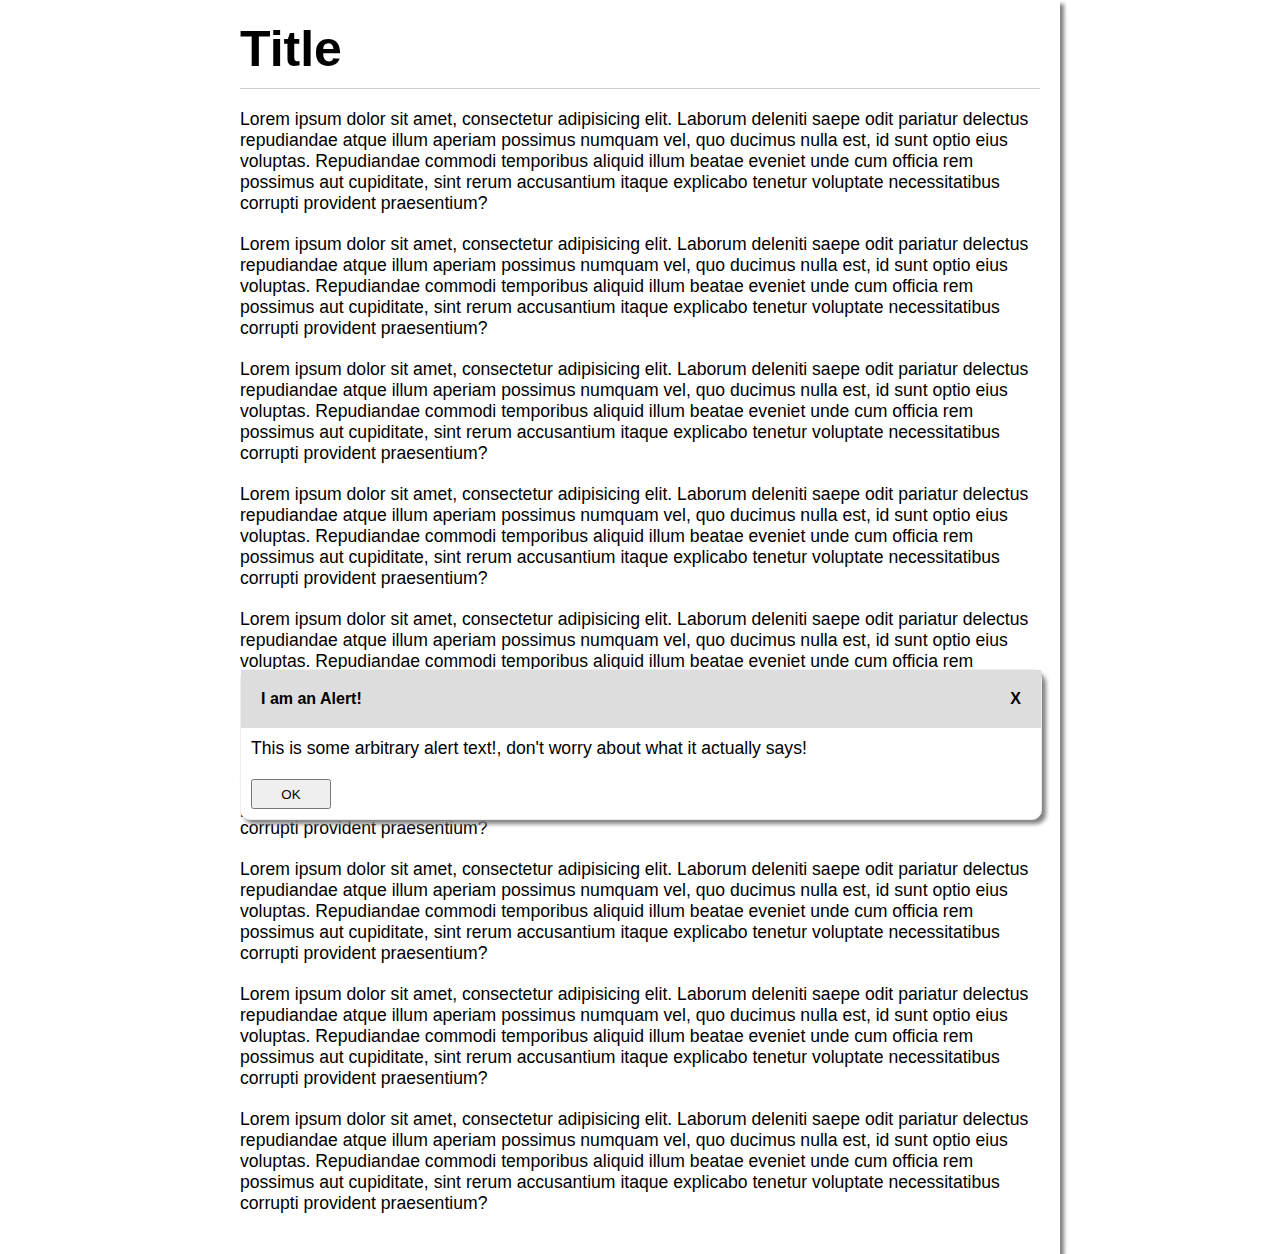
<file: CSS/Alert text position/index.html>
<!DOCTYPE html>
<html>
<head>
    <meta charset="utf-8">
    <meta name="viewport" content="width=device-width">
    <title>JS Bin</title>
    <link rel="stylesheet" href="style.css">
</head>
    <body>
    <div class="container">
    <h1>Title</h1>
    <div id="message">
        <div class="header"><span>I am an Alert!</span><span>X</span></div>
            <p>This is some arbitrary alert text!, don't worry about what it actually says!</p>
        <button>OK</button>
    </div>
    <p>Lorem ipsum dolor sit amet, consectetur adipisicing elit. Laborum deleniti saepe odit pariatur delectus repudiandae atque illum aperiam possimus numquam vel, quo ducimus nulla est, id sunt optio eius voluptas. Repudiandae commodi temporibus aliquid illum beatae eveniet unde cum officia rem possimus aut cupiditate, sint rerum accusantium itaque explicabo tenetur voluptate necessitatibus corrupti provident praesentium?</p>
    <p>Lorem ipsum dolor sit amet, consectetur adipisicing elit. Laborum deleniti saepe odit pariatur delectus repudiandae atque illum aperiam possimus numquam vel, quo ducimus nulla est, id sunt optio eius voluptas. Repudiandae commodi temporibus aliquid illum beatae eveniet unde cum officia rem possimus aut cupiditate, sint rerum accusantium itaque explicabo tenetur voluptate necessitatibus corrupti provident praesentium?</p>
    <p>Lorem ipsum dolor sit amet, consectetur adipisicing elit. Laborum deleniti saepe odit pariatur delectus repudiandae atque illum aperiam possimus numquam vel, quo ducimus nulla est, id sunt optio eius voluptas. Repudiandae commodi temporibus aliquid illum beatae eveniet unde cum officia rem possimus aut cupiditate, sint rerum accusantium itaque explicabo tenetur voluptate necessitatibus corrupti provident praesentium?</p>
    <p>Lorem ipsum dolor sit amet, consectetur adipisicing elit. Laborum deleniti saepe odit pariatur delectus repudiandae atque illum aperiam possimus numquam vel, quo ducimus nulla est, id sunt optio eius voluptas. Repudiandae commodi temporibus aliquid illum beatae eveniet unde cum officia rem possimus aut cupiditate, sint rerum accusantium itaque explicabo tenetur voluptate necessitatibus corrupti provident praesentium?</p>
    <p>Lorem ipsum dolor sit amet, consectetur adipisicing elit. Laborum deleniti saepe odit pariatur delectus repudiandae atque illum aperiam possimus numquam vel, quo ducimus nulla est, id sunt optio eius voluptas. Repudiandae commodi temporibus aliquid illum beatae eveniet unde cum officia rem possimus aut cupiditate, sint rerum accusantium itaque explicabo tenetur voluptate necessitatibus corrupti provident praesentium?</p>
    <p>Lorem ipsum dolor sit amet, consectetur adipisicing elit. Laborum deleniti saepe odit pariatur delectus repudiandae atque illum aperiam possimus numquam vel, quo ducimus nulla est, id sunt optio eius voluptas. Repudiandae commodi temporibus aliquid illum beatae eveniet unde cum officia rem possimus aut cupiditate, sint rerum accusantium itaque explicabo tenetur voluptate necessitatibus corrupti provident praesentium?</p>
    <p>Lorem ipsum dolor sit amet, consectetur adipisicing elit. Laborum deleniti saepe odit pariatur delectus repudiandae atque illum aperiam possimus numquam vel, quo ducimus nulla est, id sunt optio eius voluptas. Repudiandae commodi temporibus aliquid illum beatae eveniet unde cum officia rem possimus aut cupiditate, sint rerum accusantium itaque explicabo tenetur voluptate necessitatibus corrupti provident praesentium?</p>
    <p>Lorem ipsum dolor sit amet, consectetur adipisicing elit. Laborum deleniti saepe odit pariatur delectus repudiandae atque illum aperiam possimus numquam vel, quo ducimus nulla est, id sunt optio eius voluptas. Repudiandae commodi temporibus aliquid illum beatae eveniet unde cum officia rem possimus aut cupiditate, sint rerum accusantium itaque explicabo tenetur voluptate necessitatibus corrupti provident praesentium?</p>
    <p>Lorem ipsum dolor sit amet, consectetur adipisicing elit. Laborum deleniti saepe odit pariatur delectus repudiandae atque illum aperiam possimus numquam vel, quo ducimus nulla est, id sunt optio eius voluptas. Repudiandae commodi temporibus aliquid illum beatae eveniet unde cum officia rem possimus aut cupiditate, sint rerum accusantium itaque explicabo tenetur voluptate necessitatibus corrupti provident praesentium?</p>
    </div>
</body>
</html>
</file>
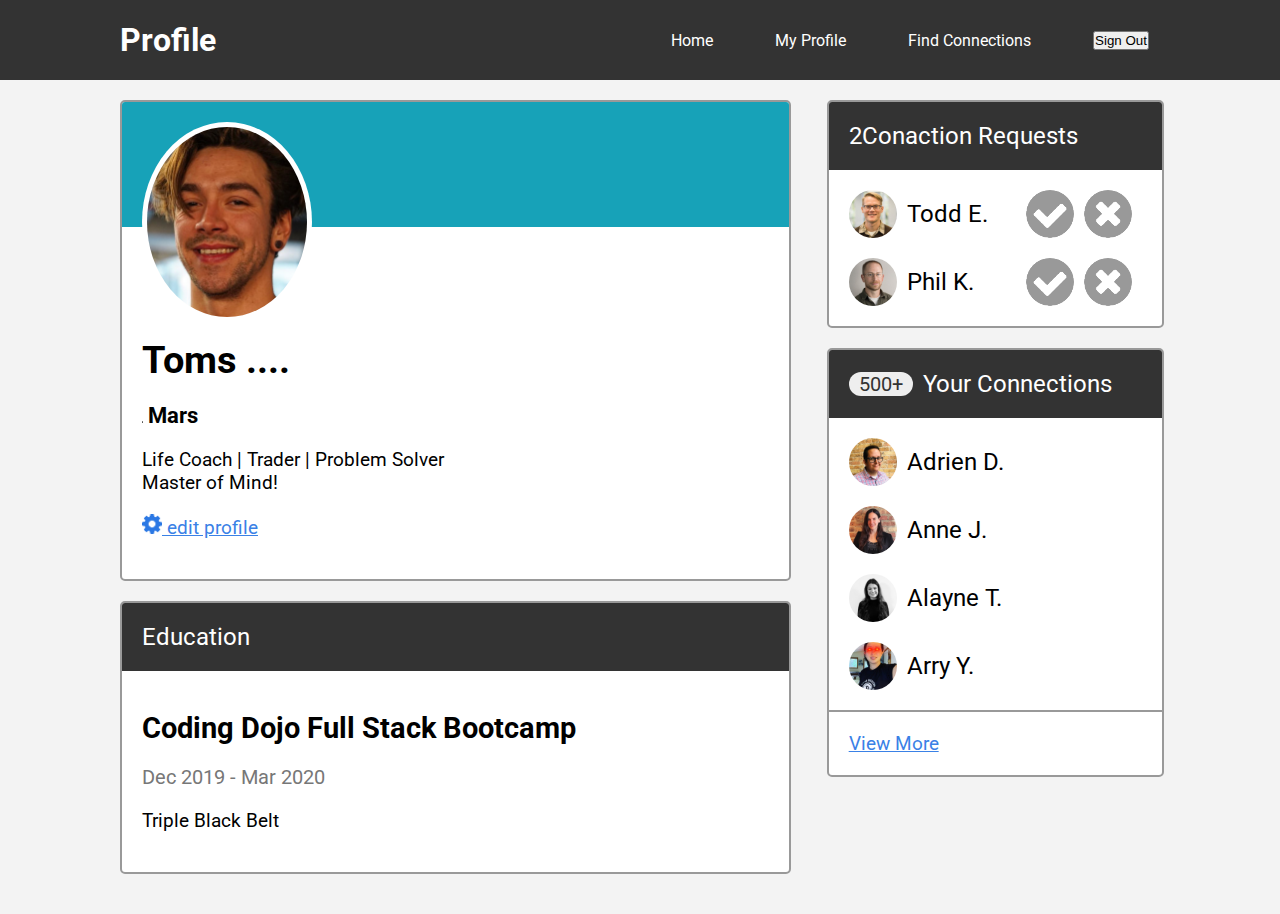
<file: CSS/Profile page/index.html>
<!DOCTYPE html>
<html lang="en">
<head>
    <meta charset="UTF-8">
    <meta http-equiv="X-UA-Compatible" content="IE=edge">
    <meta name="viewport" content="width=device-width, initial-scale=1.0">
    <title>Profile Page</title>
    <link rel="stylesheet" href="style.css">
    <link rel="preconnect" href="https://fonts.gstatic.com">
    <link href="https://fonts.googleapis.com/css2?family=Roboto&display=swap" rel="stylesheet"> 
</head>
<body>
    <div class="top"> 
        <div class="nav">
                <h1 class="nav-title">Profile</h1>
                <ul class="nav-links">
                <li><a href="#">Home</a></li>
                <li><a href="#" class="active">My Profile</a></li>
                <li><a href="#">Find Connections</a></li>
                <li><button class="btn">Sign Out</button></li>
            </ul>
        </div>
    </div>
    <div class="container">
        <div class="row"> 
            <!-- left column -->
            <div class="col-2">
                <div class="user-card">
                    <div class="card-header">
                        <img src="images/Toms.jpg" alt="toms-medium-avatar" class="avatar-m">
            </div>
            <div class="card-body">
                <h1>Toms ....</h1>
                <h3>
                    <img src="images/map-marker.png" alt="pin" height="2s0">
                    Mars
                </h3>
                    <p>Life Coach | Trader | Problem Solver<br>Master of Mind!</p><p>
                        <p>
                            <a href="#">
                                <img src="images/gear.png" alt="gear" class="icon-s">
                        edit profile
                    </a>
                </p>
            </div>
        </div>
                <div class="card">
                        <div class="header">
                            Education
                            </div>
                            <div class="card-body">
                                <h2>Coding Dojo Full Stack Bootcamp</h2>
                                <p class="dates">Dec 2019 - Mar 2020</p>
                                <p>Triple Black Belt</p>
                            </div>
                        </div>
                </div>
                <div class="col">
                    <div class="card">
                        <div class="header">
                            <span class="connection">2</span>
                            Conaction Requests
                        </div>
                        <div class="user-line">
                            <span class="start">
                                <img src="images/todd-s.jpg" alt="todd" class="avatar-s">
                                <span>Todd E.</span>
                            </span>
                            <span class="end">
                                <img src="images/accept-circle.png" alt="accept" class="avatar-s">
                                <img src="images/close-circle.png" alt="decline" class="avatar-s">
                            </span>
                        </div>
                        <div class="user-line">
                            <span class="start">
                                <img src="images/phil-s.jpg" alt="phil" class="avatar-s">
                                <span>Phil K.</span>
                            </span>
                            <span class="end">
                                <img src="images/accept-circle.png" alt="accept" class="avatar-s">
                                <img src="images/close-circle.png" alt="decline" class="avatar-s">
                            </span>
                        </div>
                    </div>
                    <div class="card">
                        <div class="header">
                            <span class="connections">500+</span>
                            Your Connections
                        </div>
                        <div class="user-line">
                            <span class="start">
                                <img src="images/adrien-s.jpg" alt="adrien" class="avatar-s">
                                <span>Adrien D.</span>
                            </span>
                        </div>
                        <div class="user-line">
                            <span class="start">
                                <img src="images/anne-s.jpg" alt="anne" class="avatar-s">
                                <span>Anne J.</span>
                            </span>
                        </div>
                        <div class="user-line">
                            <span class="start">
                                <img src="images/alayne-s.jpg" alt="alayne" class="avatar-s">
                                <span>Alayne T.</span>
                            </span>
                        </div>
                        <div class="user-line">
                            <span class="start">
                                <img src="images/arry-s.jpg" alt="arry" class="avatar-s">
                                <span>Arry Y.</span>
                            </span>
                        </div>
                        <div class="footer">
                            <a href="#">View More</a>
                        </div>
                    </div>
                </div>  
            </div>
        </div>
    </body>
    </html>
</file>
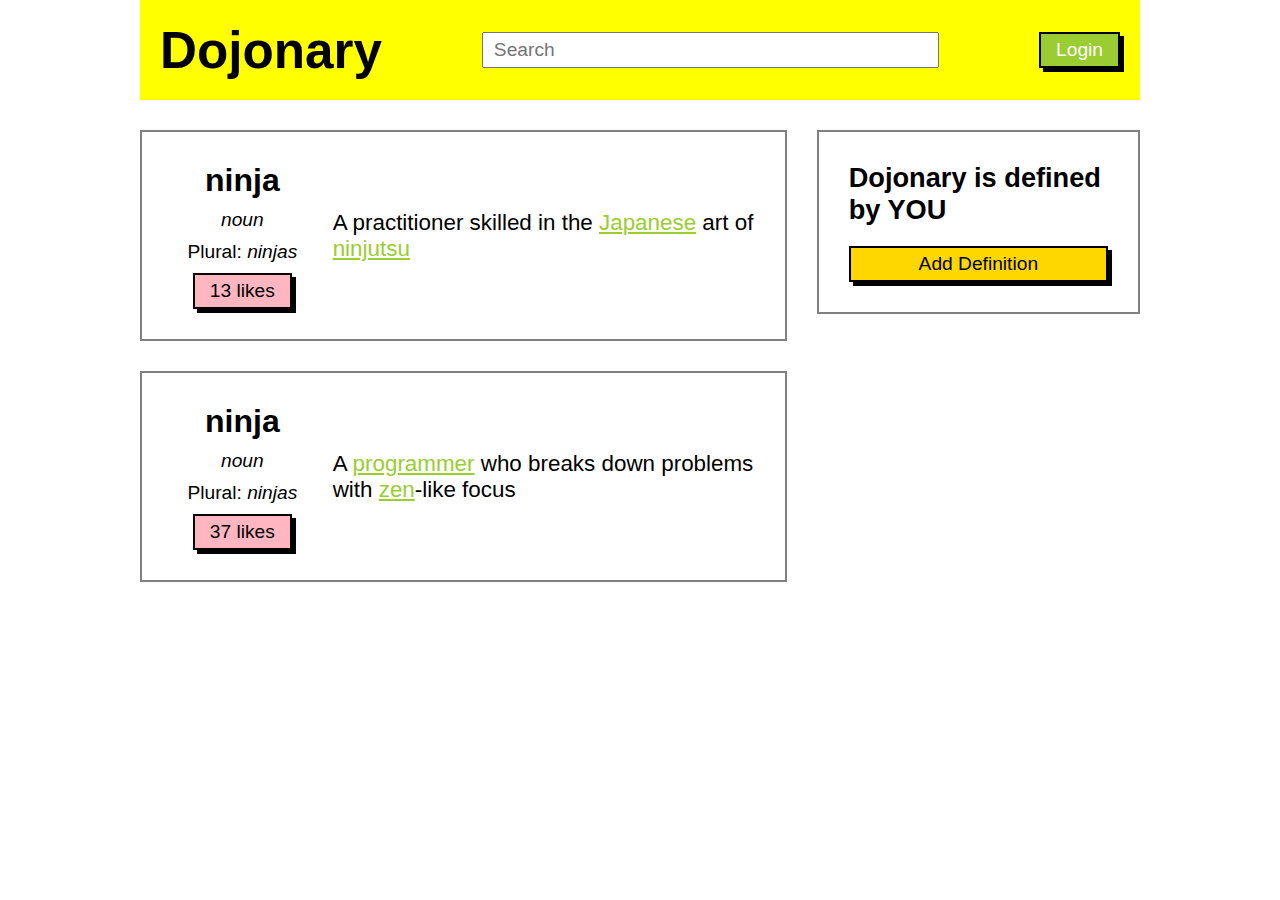
<file: JS/Button Clicker/index.htm>
<!DOCTYPE html>
<html lang="en">
<head>
    <meta charset="UTF-8">
    <meta http-equiv="X-UA-Compatible" content="IE=edge">
    <meta name="viewport" content="width=device-width, initial-scale=1.0">
    <title>Dojonary</title>
    <link rel="preconnect" href="https://fonts.googleapis.com">
    <link rel="preconnect" href="https://fonts.gstatic.com" crossorigin>
    <link href="https://fonts.googleapis.com/css2?family=Roboto&display=swap" rel="stylesheet">
    <link rel="stylesheet" href="style.css">
</head>
<body>
    <div class="container">
        <div class="top">
            <h1 class="title">Dojonary</h1>
            <input type="text" name="search" placeholder="Search" class="search">
            <button class="btn login" onclick="login(this)">Login</button>
        </div>
        <div class="row">
            <div class="flex-2">
                <div class="box definition">
                    <div class="left">
                        <h1>ninja</h1>
                        <p><em>noun</em></p>
                        <p>Plural: <em>ninjas</em></p>
                        <button class="btn like" onclick="message()">13 likes</button>
                    </div>
                    <p class="definition-text">A practitioner skilled in the <a href="#">Japanese</a> art of <a href="#">ninjutsu</a></p>
                </div>
                <div class="box definition">
                    <div class="left">
                        <h1>ninja</h1>
                        <p><em>noun</em></p>
                        <p>Plural: <em>ninjas</em></p>
                        <button class="btn like" onclick="message()">37 likes</button>
                    </div>
                    <p class="definition-text">A <a href="#">programmer</a> who breaks down problems with <a href="#">zen</a>-like focus</p>
                </div>
            </div>
            <div class="flex-1">
                <div class="box">
                    <h2>Dojonary is defined by YOU</h2>
                    <button class="btn add" onclick="hide(this)">Add Definition</button>
                </div>
            </div>
        </div>
    </div>
    <script src="script.js"></script>
</body>
</html>
</file>
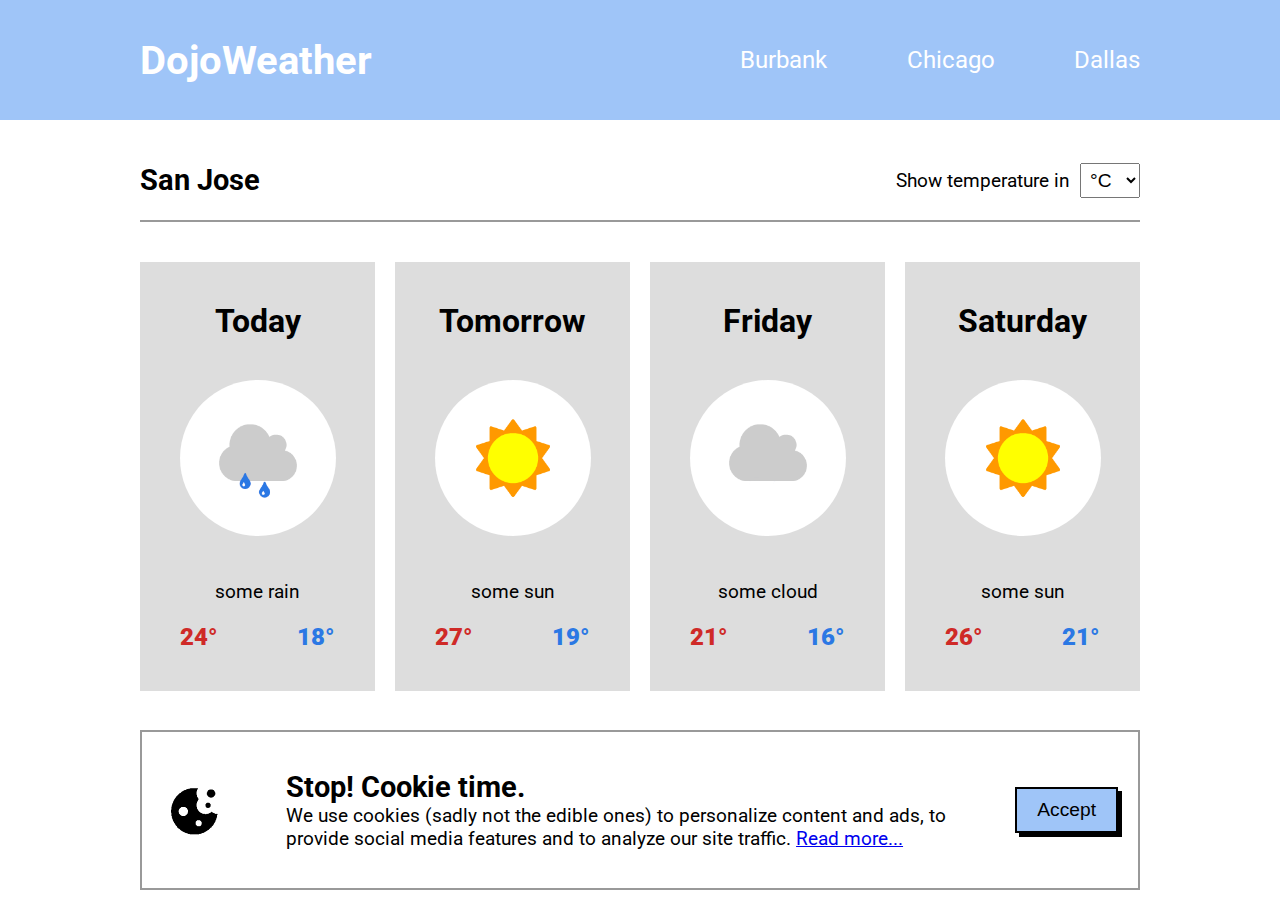
<file: JS/Dojo_weather/index.html>
<!DOCTYPE html>
<html lang="en">
<head>
    <meta charset="UTF-8">
    <meta http-equiv="X-UA-Compatible" content="IE=edge">
    <meta name="viewport" content="width=device-width, initial-scale=1.0">
    <title>DojoWeather</title>
    <link rel="preconnect" href="https://fonts.googleapis.com">
    <link rel="preconnect" href="https://fonts.gstatic.com" crossorigin>
    <link href="https://fonts.googleapis.com/css2?family=Roboto&display=swap" rel="stylesheet"> 
    <link rel="stylesheet" href="style.css">
</head>
<body>
    <div class="top">
        <div class="nav">
            <h1>DojoWeather</h1>
            <ul class="links">
                <li onclick="loading()"><a href="#">Burbank</a></li>
                <li onclick="loading()"><a href="#">Chicago</a></li>
                <li onclick="loading()"><a href="#">Dallas</a></li>
            </ul>
        </div>
    </div>
    <div class="container">
        <div class="subtitle-line">
            <h2>San Jose</h2>
            <form>
                <label>Show temperature in </label>
                <select name="temperature-scale" onchange="convert(this)">
                    <option>°C</option>
                    <option>°F</option>
                </select>
            </form>
        </div>
        <div class="row">
            <div class="forecast">
                <h1>Today</h1>
                <img src="assets/some_rain.png" alt="rain">
                <p>some rain</p>
                <p class="temperatures">
                    <span class="high" id="temp1">24</span>
                    <span class="low" id="temp2">18</span>
                </p>
            </div>
            <div class="forecast">
                <h1>Tomorrow</h1>
                <img src="assets/some_sun.png" alt="sun">
                <p>some sun</p>
                <p class="temperatures">
                    <span class="high" id="temp3">27</span>
                    <span class="low" id="temp4">19</span>
                </p>
            </div>
            <div class="forecast">
                <h1>Friday</h1>
                <img src="assets/some_clouds.png" alt="clouds">
                <p>some cloud</p>
                <p class="temperatures">
                    <span class="high" id="temp5">21</span>
                    <span class="low" id="temp6">16</span>
                </p>
            </div>
            <div class="forecast">
                <h1>Saturday</h1>
                <img src="assets/some_sun.png" alt="sun">
                <p>some sun</p>
                <p class="temperatures">
                    <span class="high" id="temp7">26</span>
                    <span class="low" id="temp8">21</span>
                </p>
            </div>
        </div>
    </div>
    <div class="footer">
        <div class="cookie-policy">
            <img src="assets/cookie.png" alt="cookie">
            <div class="text">
                <h2>Stop! Cookie time.</h2>
                <p>We use cookies (sadly not the edible ones) to personalize content and ads, to provide social media features and to analyze our site traffic. <a href="#">Read more...</a></p>
            </div>
            <button class="btn" onclick="accept()">Accept</button>
        </div>
    </div>
    <script src="script.js"></script>
</body>
</html>
</file>
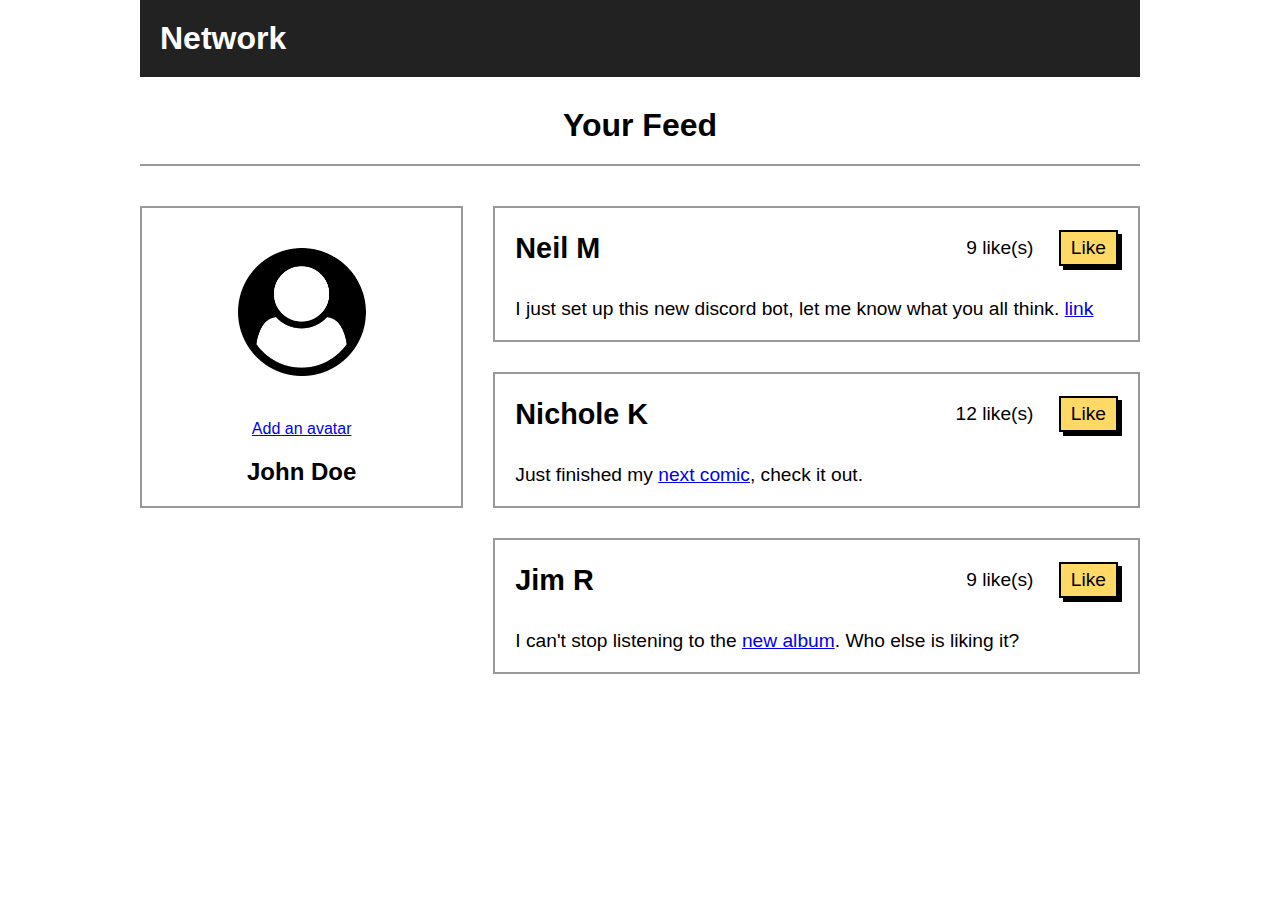
<file: JS/Likes/index.html>
<!DOCTYPE html>
<html lang="en">
<head>
    <meta charset="UTF-8">
    <meta http-equiv="X-UA-Compatible" content="IE=edge">
    <meta name="viewport" content="width=device-width, initial-scale=1.0">
    <title>Likes</title>
    <link rel="stylesheet" href="style.css">
</head>
<body>
    <div class="container">
        <div class="top">
            <h1>Network</h1>
        </div>
        <h1 class="centered">Your Feed</h1>
        <div class="row">
            <div class="left">
                <div class="user">
                    <img src="icons/user-circle.png" alt="user" class="avatar-m">
                    <p><a href="#">Add an avatar</a></p>
                    <h2>John Doe</h2>
                </div>
            </div>
            <div class="right">
                <div class="post">
                    <div class="top-line">
                        <h2>Neil M</h2>
                        <div class="likes">
                            <span id="post-1">9 like(s)</span>
                            <button class="like-btn" onclick="like(0)">Like</button>
                        </div>
                    </div>
                    <p>I just set up this new discord bot, let me know what you all think. <a href="#">link</a></p>
                </div>
                <div class="post">
                    <div class="top-line">
                        <h2>Nichole K</h2>
                        <div class="likes">
                            <span id="post-2">12 like(s)</span>
                            <button class="like-btn" onclick="like(1)">Like</button>
                        </div>
                    </div>
                    <p>Just finished my <a href="#">next comic</a>, check it out.</p>
                </div>
                <div class="post">
                    <div class="top-line">
                        <h2>Jim R</h2>
                        <div class="likes">
                            <span id="post-3">9 like(s)</span>
                            <button class="like-btn" onclick="like(2)">Like</button>
                        </div>
                    </div>
                    <p>I can't stop listening to the <a href="#">new album</a>. Who else is liking it?</p>
                </div>
            </div>
        </div>
    </div>
    <script src="script.js"></script>
</body>
</html>
</file>
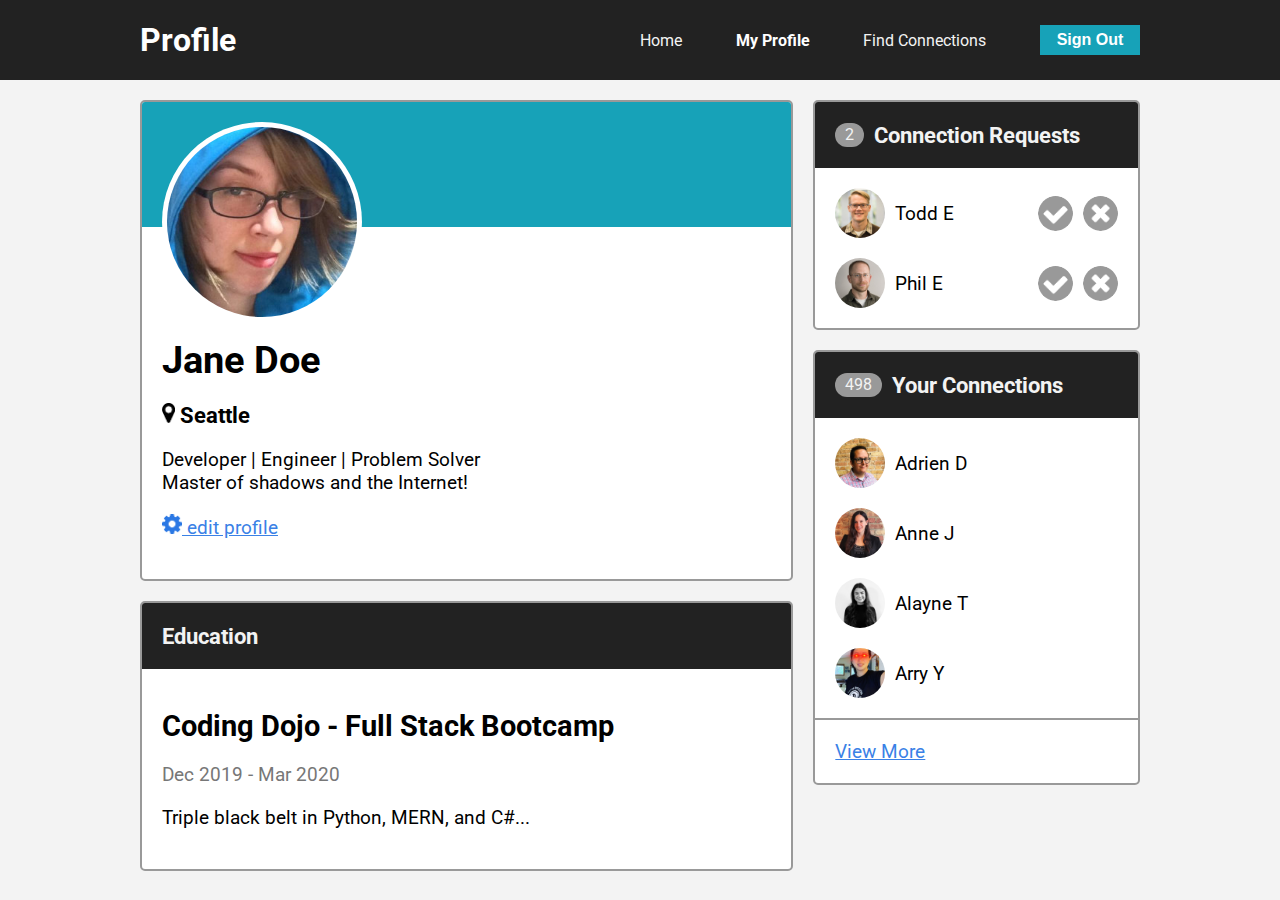
<file: JS/Making_conections/index.html>
<!DOCTYPE html>
<html lang="en">
<head>
    <meta charset="UTF-8">
    <meta name="viewport" content="width=device-width, initial-scale=1.0">
    <title>Profile Page</title>
    <link rel="stylesheet" href="style.css">
    <link rel="preconnect" href="https://fonts.gstatic.com">
    <link href="https://fonts.googleapis.com/css2?family=Roboto&display=swap" rel="stylesheet">
</head>
<body>

    <!-- navbar -->
    <div class="nav">
        <div class="flex-container">
            <h1 class="nav-title">Profile</h1>
            <ul class="nav-links">
                <li><a href="#">Home</a></li>
                <li><a href="#" class="active">My Profile</a></li>
                <li><a href="#">Find Connections</a></li>
                <li><button class="btn">Sign Out</button></li>
            </ul>
        </div>
    </div>

    <!-- main -->
    <div class="flex-container main">

        <!-- 2/3 width column -->
        <div class="col-2">

            <!-- user info card -->
            <div class="card user-card">
                <div class="card-header">
                    <img src="images/jane-m.jpg" alt="jane" class="avatar-m">
                </div>
                <div class="card-body">
                    <h1 id="username">Jane Doe</h1>
                    <h3><img src="icons/map-marker.png" alt="pin" class="icon-s"> Seattle</h3>
                    <p>Developer | Engineer | Problem Solver<br>
                    Master of shadows and the Internet!</p>
                    <p onclick="edit()"><a href="#"><img src="icons/gear.png" alt="gear" class="icon-s"> edit profile</a></p>
                </div>
            </div>

            <!-- user education card -->
            <div class="card">
                <div class="card-header">
                    <h3>Education</h3>
                </div>
                <div class="card-body">
                    <h2>Coding Dojo - Full Stack Bootcamp</h2>
                    <p class="dates">Dec 2019 - Mar 2020</p>
                    <p>Triple black belt in Python, MERN, and C#...</p>
                </div>
            </div>

        </div>

        <!-- 1/3 width column -->
        <div class="col-1">

            <!-- connection requests card -->
            <div class="card">
                <div class="card-header">
                    <span class="badge" id="requests">2</span>
                    <h3>Connection Requests</h3>
                </div>
                <ul class="card-list">
                    <li class="card-list-item" id="request-1">
                        <span>
                            <img src="images/todd-s.jpg" alt="todd" class="avatar-s">
                            Todd E
                        </span>
                        <span>
                            <img src="icons/accept-circle.png" alt="accept" class="icon" onclick='accept("#request-1")'>
                            <img src="icons/close-circle.png" alt="close" class="icon" onclick='ignore("#request-1")'>
                        </span>
                    </li>
                    <li class="card-list-item" id="request-2">
                        <span>
                            <img src="images/phil-s.jpg" alt="phil" class="avatar-s">
                            Phil E
                        </span>
                        <span>
                            <img src="icons/accept-circle.png" alt="accept" class="icon" onclick='accept("#request-2")'>
                            <img src="icons/close-circle.png" alt="close" class="icon" onclick='ignore("#request-2")'>
                        </span>
                    </li>
                </ul>
            </div>

            <!-- your connections card -->
            <div class="card">
                <div class="card-header">
                    <span class="badge" id="connections">498</span>
                    <h3>Your Connections</h3>
                </div>
                <ul class="card-list">
                    <li class="card-list-item start">
                        <img src="images/adrien-s.jpg" alt="adrien" class="avatar-s">
                        Adrien D
                    </li>
                    <li class="card-list-item start">
                        <img src="images/anne-s.jpg" alt="anne" class="avatar-s">
                        Anne J
                    </li>
                    <li class="card-list-item start">
                        <img src="images/alayne-s.jpg" alt="alayne" class="avatar-s">
                        Alayne T
                    </li>
                    <li class="card-list-item start">
                        <img src="images/arry-s.jpg" alt="arry" class="avatar-s">
                        Arry Y
                    </li>
                </ul>
                <div class="card-footer">
                    <a href="#">View More</a>
                </div>
            </div>

        </div>
    </div>

    <script src="script.js"></script>
</body>
</html>
</file>
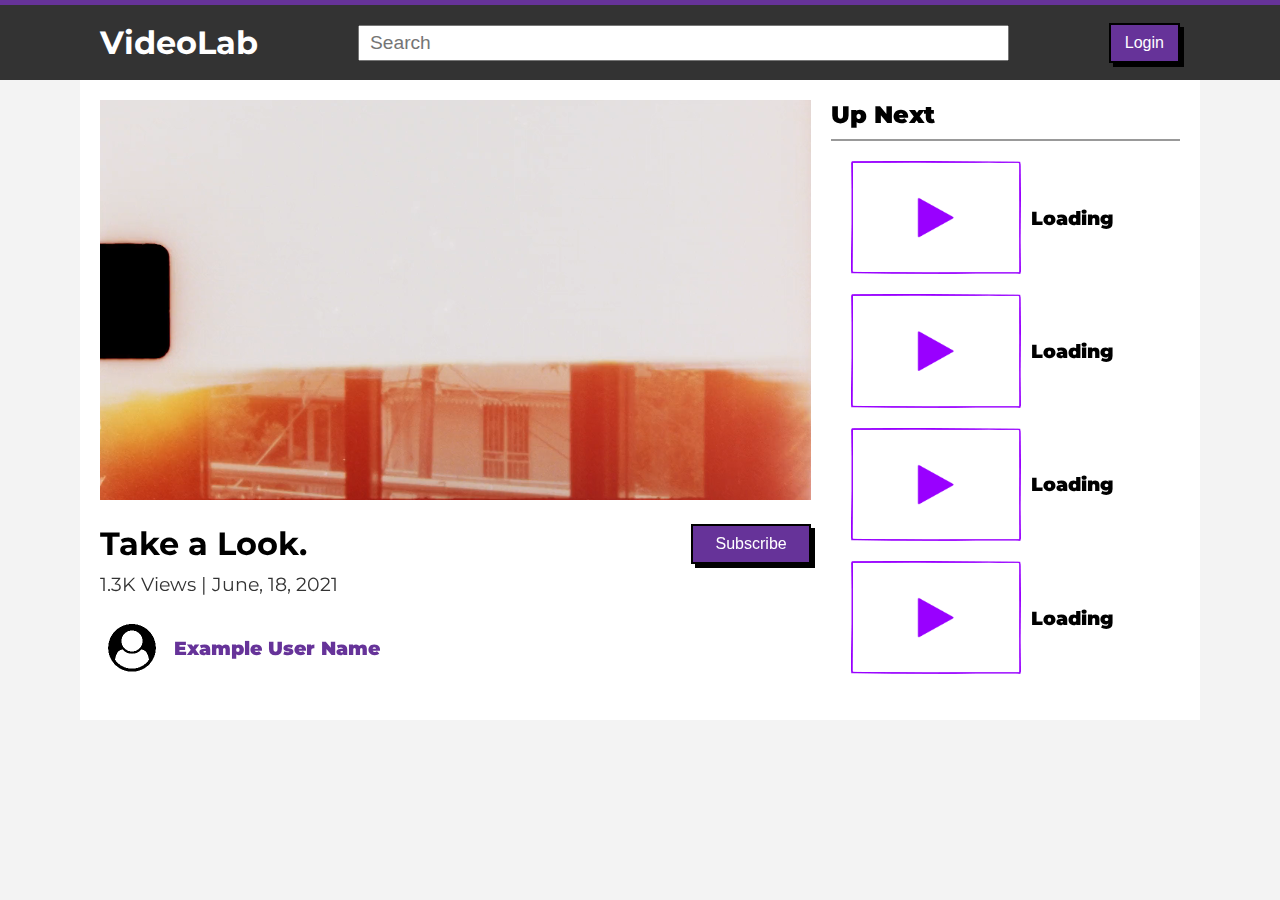
<file: JS/video-preview/index.html>
<!DOCTYPE html>
<html lang="en">
<head>
    <meta charset="UTF-8">
    <meta http-equiv="X-UA-Compatible" content="IE=edge">
    <meta name="viewport" content="width=device-width, initial-scale=1.0">
    <title>VideoLab</title>
    <link rel="preconnect" href="https://fonts.gstatic.com">
    <link href="https://fonts.googleapis.com/css2?family=Montserrat&display=swap" rel="stylesheet"> 
    <link rel="stylesheet" href="style.css">
</head>
<body>

    <!-- top navigation -->
    <div class="top">
        <div class="nav-container">
            <h1>VideoLab</h1>
            <input type="text" placeholder="Search" name="query" class="search">
            <button class="btn">Login</button>
        </div>
    </div>

    <!-- main content -->
    <div class="flex-container">

        <!-- left column -->
        <div class="col-l">

        <video src="assets/production ID_4970458.mp4" height="400" muted loop onmouseover="playVideo(this)" onmousedown="pauseVideo(this)"></video> 
            <div class="row">
                <div class="start">
                    <h1>Take a Look.</h1>
                    <h3>1.3K Views | June, 18, 2021</h3>
                    <div class="user">
                        <img src="assets/user.png" alt="user-circle" class="avatar-s">
                        <span class="user-name">Example User Name</span>
                    </div>
                </div>
                <button class="btn">Subscribe</button>
            </div>

        </div>

        <!-- right column -->
        <div class="col-r">

            <h3 class="sub-header">Up Next</h3>

            <div class="video-small">
                <img src="assets/video-placeholder.png" alt="video placeholder" class="vid-s">
                <span class="video-title">Loading</span>
            </div>

            <div class="video-small">
                <img src="assets/video-placeholder.png" alt="video placeholder" class="vid-s">
                <span class="video-title">Loading</span>
            </div>

            <div class="video-small">
                <img src="assets/video-placeholder.png" alt="video placeholder" class="vid-s">
                <span class="video-title">Loading</span>
            </div>

            <div class="video-small">
                <img src="assets/video-placeholder.png" alt="video placeholder" class="vid-s">
                <span class="video-title">Loading</span>
            </div>

        </div>

    </div>

    <script src="script.js"></script>
</body>
</html>
</file>
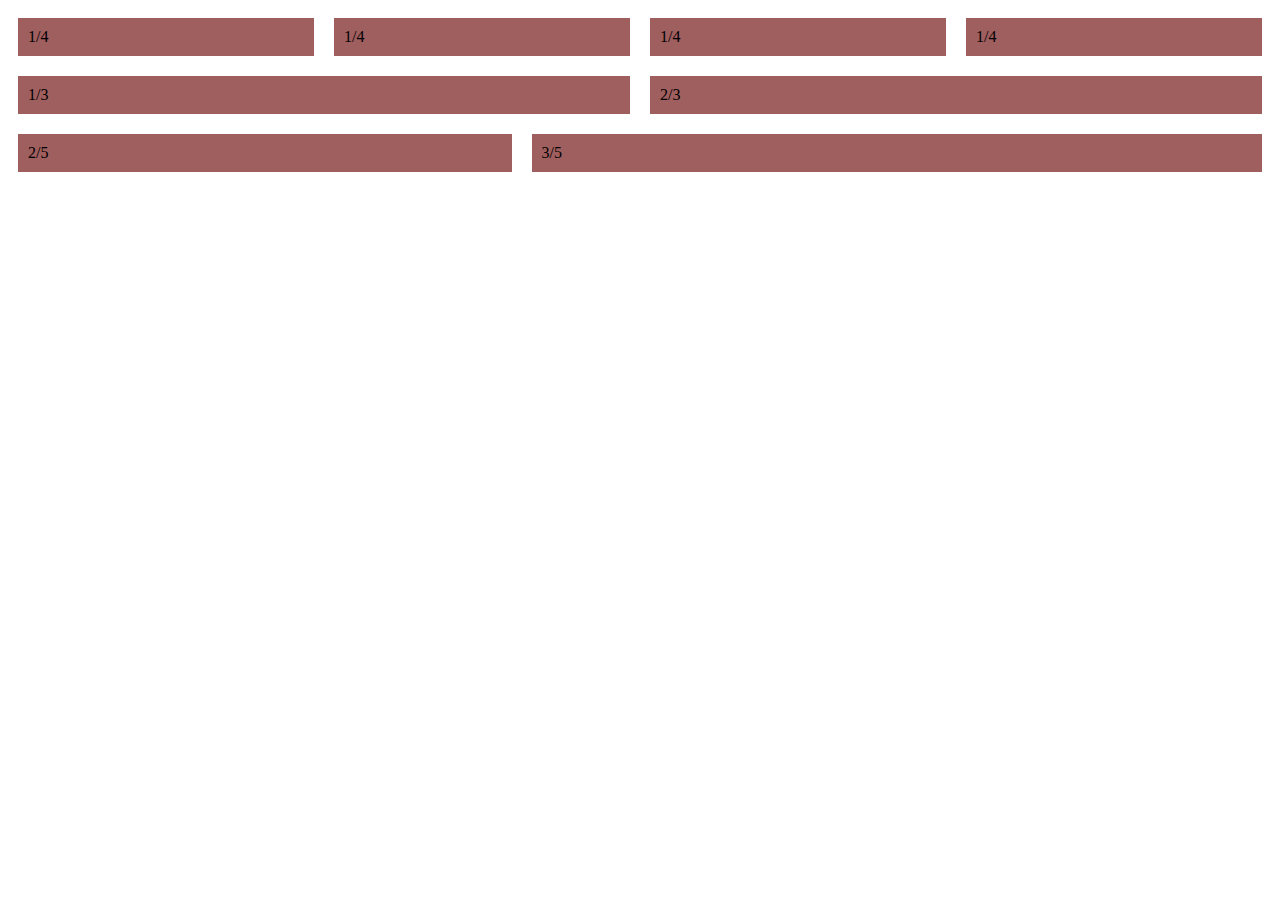
<file: CSS/flex-ible positioning/Flex Ible Coloumns/index.html>
<!DOCTYPE html>
<html lang="en">
<head>
    <meta charset="UTF-8">
    <meta http-equiv="X-UA-Compatible" content="IE=edge">
    <meta name="viewport" content="width=device-width, initial-scale=1.0">
    <title>Document</title>
    <link rel="stylesheet" href="style.css">
</head>
<body>
    <div class="row">
        <div class="col">1/4</div>
        <div class="col">1/4</div>
        <div class="col">1/4</div>
        <div class="col">1/4</div>
    </div>
    <div class="row">
        <div class="col">1/3</div> 
        <div class="col-2">2/3</div>
    </div>
    <div class="row">
        <div class="col-2">2/5</div>
        <div class="col-3">3/5</div>
    </div>    
</body>
</html>
</file>
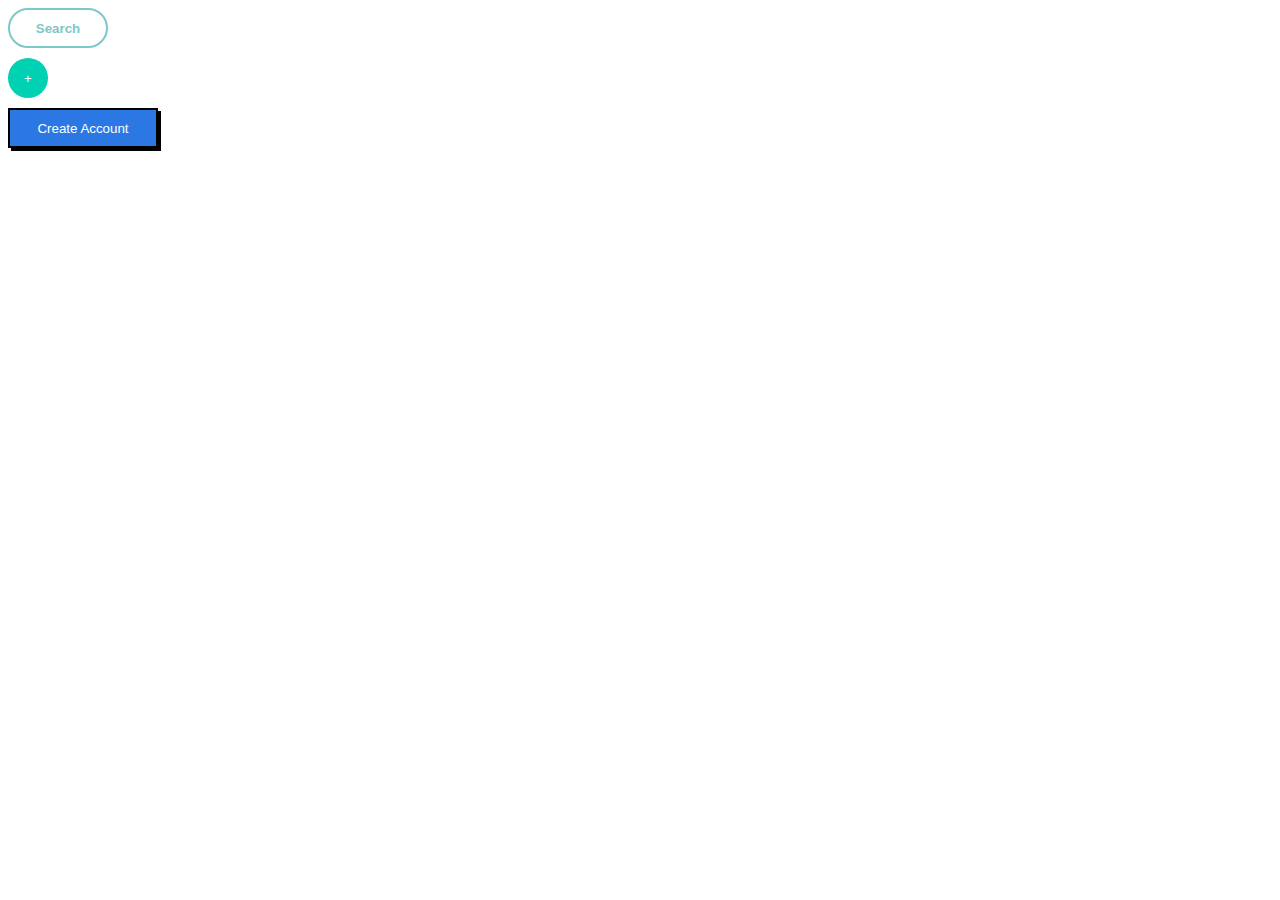
<file: CSS/Button Up_boxModel/button_up.html>
<!DOCTYPE html>
<html lang="en">
<head>
    <meta charset="UTF-8">
    <meta http-equiv="X-UA-Compatible" content="IE=edge">
    <meta name="viewport" content="width=device-width, initial-scale=1.0">
    <title>Document</title>
    <link rel="stylesheet" href="style.css">
</head>
<body>
    <button class="btn-search">Search</button>
    <button class="btn-add">+</button>
    <button class="btn-primary">Create Account</button>
</body>
</html>
</file>
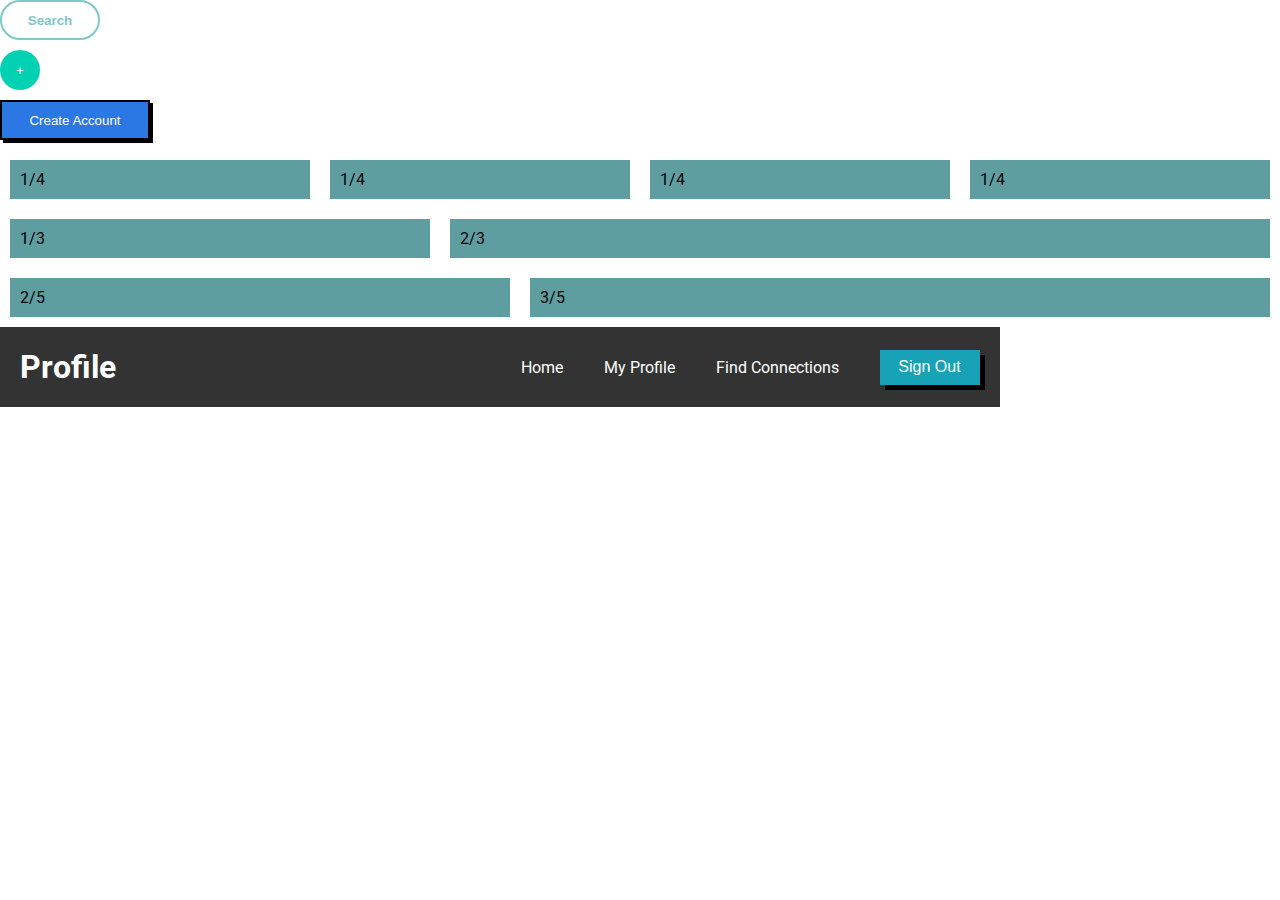
<file: CSS/CSS Library/csslibrary.html>
<!DOCTYPE html>
<html lang="en">
<head>
    <meta charset="UTF-8">
    <meta http-equiv="X-UA-Compatible" content="IE=edge">
    <meta name="viewport" content="width=device-width, initial-scale=1.0">
    <title>Document</title>
    <link rel="preconnect" href="https://fonts.gstatic.com">
    <link href="https://fonts.googleapis.com/css2?family=Roboto&display=swap" rel="stylesheet"> 
    <link rel="stylesheet" href="style.css">
</head>
<body>
    <!-- BUTTONS -->
    <button class="btn-search">Search</button>
    <button class="btn-add">+</button>
    <button class="btn-primary">Create Account</button>
    <!-- ROWS -->
    <div class="row">
        <div class="col">1/4</div>
        <div class="col">1/4</div>
        <div class="col">1/4</div>
        <div class="col">1/4</div>
    </div>
    <div class="row">
        <div class="col">1/3</div> 
        <div class="col-2">2/3</div>
    </div>
    <div class="row">
        <div class="col-2">2/5</div>
        <div class="col-3">3/5</div>
    </div>   
     <!-- navigation -->
     <div class="nav">
        <h1 class="nav-title">Profile</h1>
        <ul class="nav-links">
            <li><a href="#">Home</a></li>
            <li><a href="#" class="active">My Profile</a></li>
            <li><a href="#">Find Connections</a></li>
            <li><button class="btn">Sign Out</button></li>
        </ul>
    </div>     
</body>
</html>
</file>
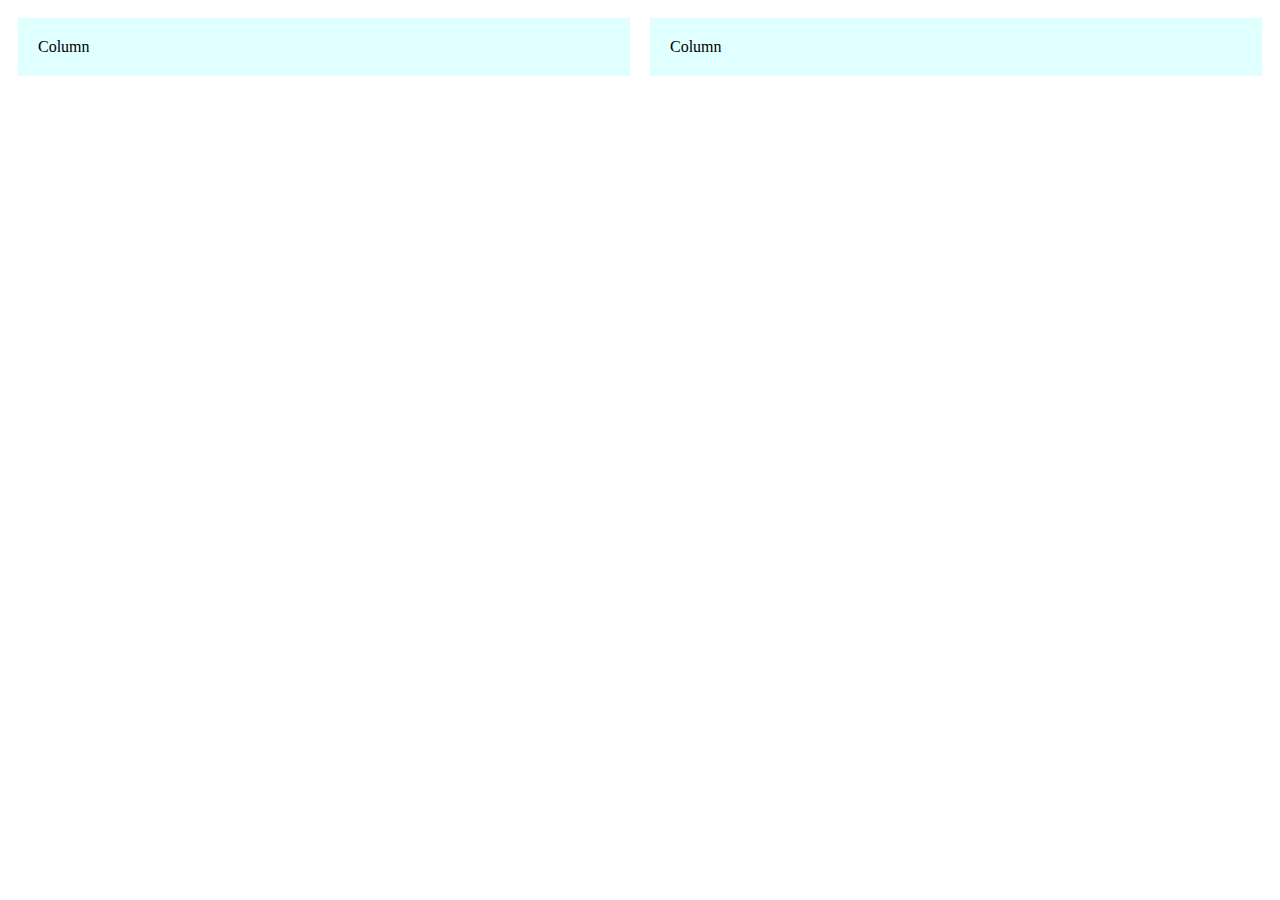
<file: CSS/flex-ible positioning/_ible.html>
<!DOCTYPE html>
<html lang="en">
<head>
    <meta charset="UTF-8">
    <meta http-equiv="X-UA-Compatible" content="IE=edge">
    <meta name="viewport" content="width=device-width, initial-scale=1.0">
    <title>Document</title>
    <link rel="stylesheet" href="_ibl.css">

</head>
<body>
    <div class="row">
        <div class="col">Column</div>
        <div class="col">Column</div>
    </div>
    <!-- when using `display: flex;` is to make use of a shorthand property called flex! -->

<!-- This property combines: flex-grow, flex-shrink, 
    flex-basis and can provide an easy way 
    for us to create columns in our layout. -->
    
</body>
</html>
</file>
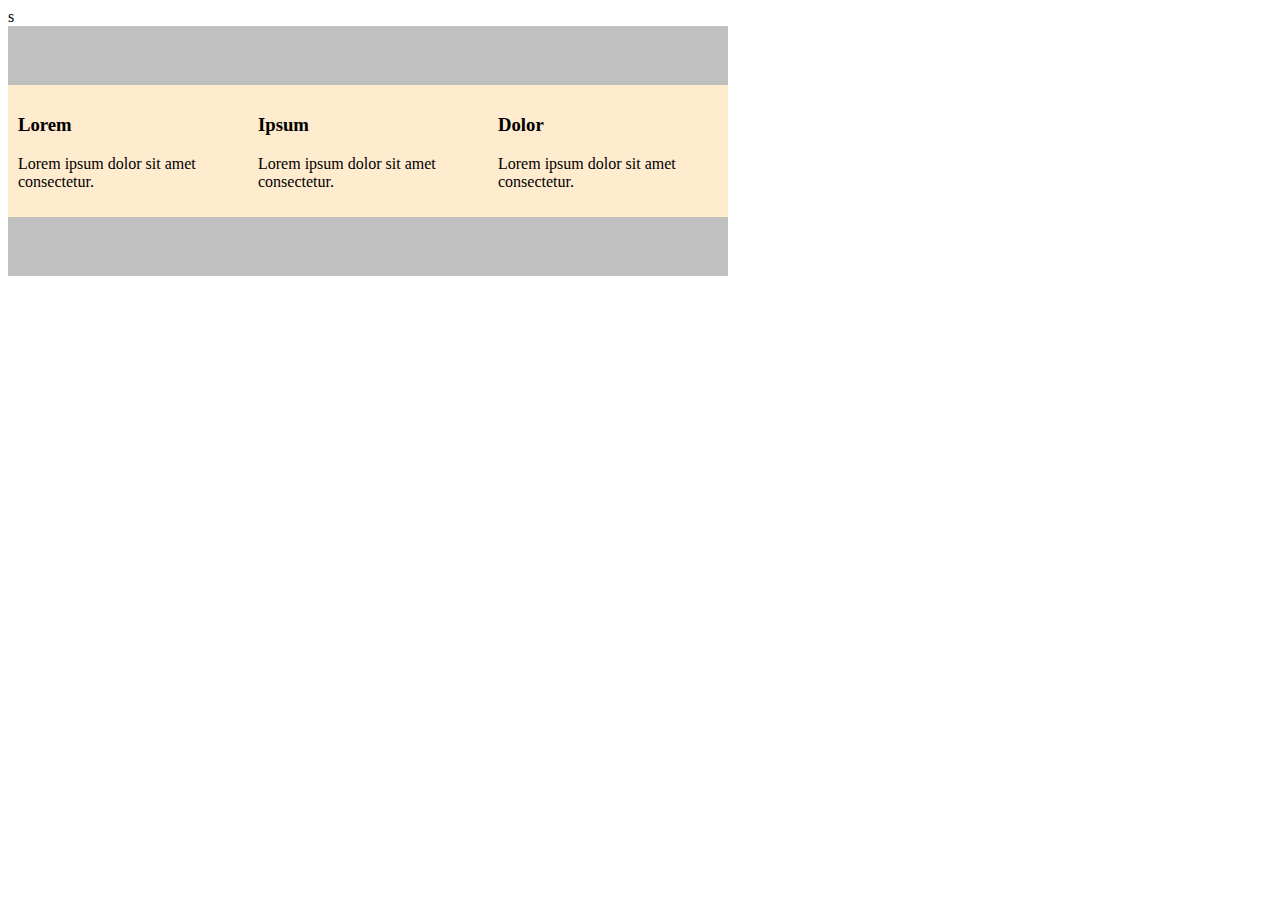
<file: CSS/flex-ible positioning/flex.html>
<!DOCTYPE html>
<html lang="en">
<head>
    <meta charset="UTF-8">
    <meta http-equiv="X-UA-Compatible" content="IE=edge">
    <meta name="viewport" content="width=device-width, initial-scale=1.0">
    <title>Document</title>
    <link rel="stylesheet" href="flexPositioning.css">s
</head>
<body>
    
</body>
</html><div class="container">
    <div class="col">
        <h3>Lorem</h3>
        <p>Lorem ipsum dolor sit amet consectetur.</p>
    </div>
    <div class="col">
        <h3>Ipsum</h3>
        <p>Lorem ipsum dolor sit amet consectetur.</p>
    </div>
    <div class="col">
        <h3>Dolor</h3>
        <p>Lorem ipsum dolor sit amet consectetur.</p>
    </div>
</div>
</file>
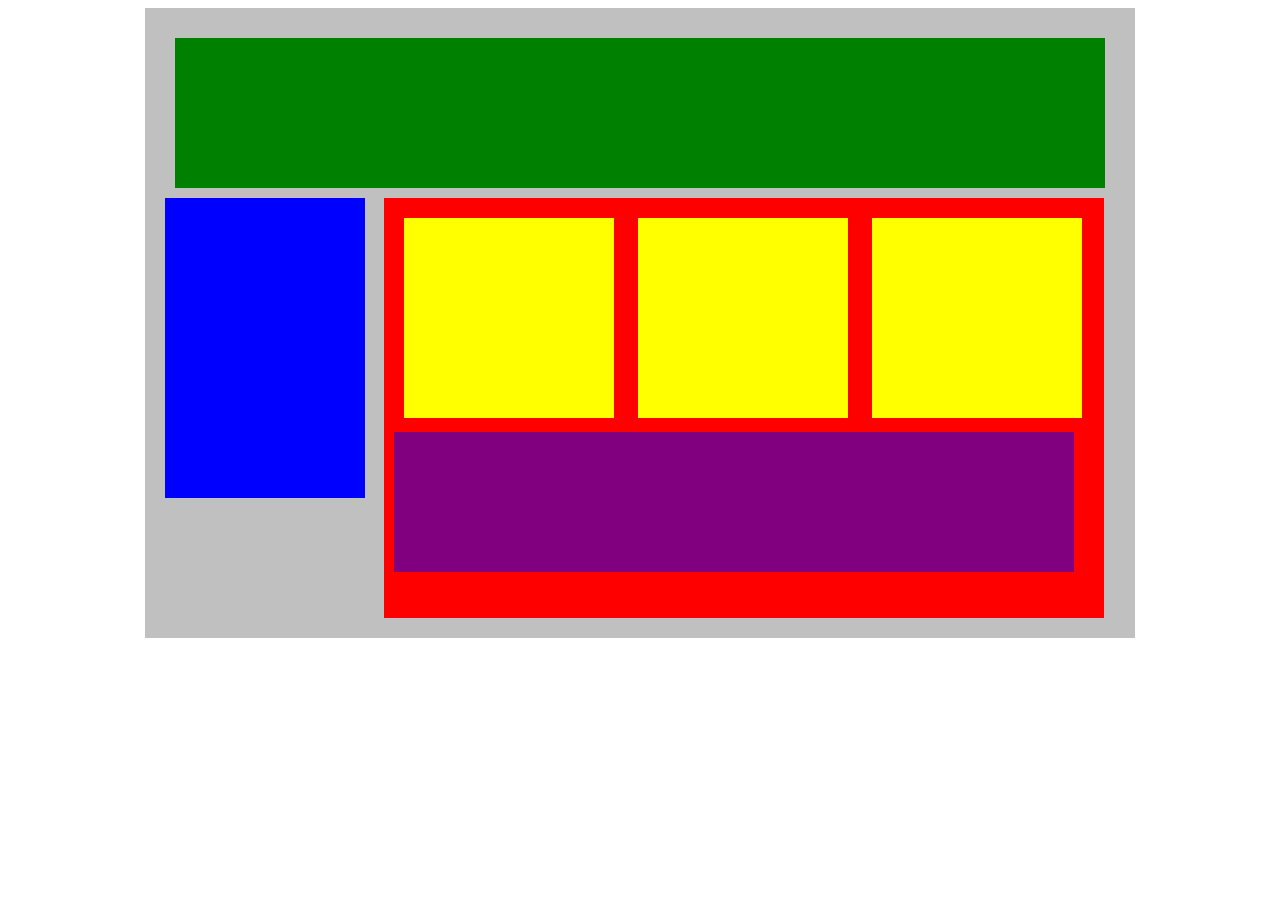
<file: CSS/Inline&block/BOX.html>
<!DOCTYPE html>
<html lang="en">
<head>
    <title>Position Practice</title>
    <link rel="stylesheet" type="text/css" href="boxBlocks.css">
</head>
<body>
    <div class="container">
        <div class="top-nav"></div>
        <div class="side-nav"></div>
        <div class="main">
            <div class="sub-content"></div>
            <div class="sub-content"></div>
            <div class="sub-content"></div>
            <div id="advertisement"></div>
        </div>
    </div>
</body>
</html>
</file>
<file: CSS/Alert text position/style.css>
* {
    margin: 0;
    padding: 0;
    font-family: sans-serif;
    }
    .container {
    width: 800px;
    margin: 0 auto;
    padding: 20px;
    box-shadow: 4px 4px 4px grey;
    }
    h1 {
    font-size: 50px;
    padding-bottom: 10px;
    margin-bottom: 20px;
    border-bottom: 1px solid #ccc;
    }
    p {
    margin: 20px 0;
    font-size: 1.1rem;
    }
    #message {
    width: inherit;
    border: 1px solid #eee;
    border-radius: 10px;
    background-color: #fff;
    box-shadow: 4px 4px 4px grey;
    /* change the position properties here to->
     absolute, relative(br carefully with this), fixed*/
    position: absolute; 
    bottom: 80px;
    }
    /* top, lrft, right can be negative numbers */
    #message * {
    margin: 10px;
    }
    #message .header {
    margin: 0px;
    background-color: #ddd;
    padding: 10px;
    font-weight: 900;
    display: flex;
    justify-content: space-between;
    }
    #message button {
    height: 30px;
    width: 80px;
    }
</file>
<file: CSS/Profile page/style.css>
* {
    margin: 0;
    padding: 0;
}

body {
    font-family: 'Roboto', sans-serif;
    background-color: #f3f3f3;;
}

.top {
    background-color: #333333; 
}

.nav {
    width: 1080px;
    margin: 0 auto;
    color: #ffffff;
    height: 80px;
    display: flex;
    align-items: center;
    justify-content: space-between;
}

.nav-links {
    width: 50%;
    display: flex;
    align-items: center;
    list-style-type: none;
    justify-content: space-around;
}

.nav a {
    color: #ffffff;
    text-decoration: none;
}

.nav-title {
    margin-left: 20px;
}

/* .btn {
    height: 35px;
    width: 100px;
    background-color:#17a2b8;
    color: #ffffff;
    border: none;
    font-size: 16px;
    box-shadow: 5px 5px #000000;
} */

.container {
    width: 1080px;
    margin: 0 auto;
}

.row {
    display: flex;
}

.col, .col-2 {
    margin: 10px;
    padding: 10px;
    flex: 1;
}

.col-2 {
    flex: 2;
}

.flex-container {
    width: 1000px;
    margin: 0 auto;
    display: flex;
    justify-content: space-between;
    align-items: center;
}

.user-card, .card {
    width: 100%;
    background-color: #fff;
    border: 2px solid #999;
    margin-bottom: 20px;
    border-radius: 5px;
    font-size: 1.2rem;
    overflow: hidden;
}

.card-header {
    background-color: #17a2b8;
    height: 125px;
    margin-bottom: 70px;
}

.card-body {
    padding: 20px;
}

.card-body h1, 
.card-body h2,
.card-body h3,
.card-body p {
    margin: 20px 0px;
}

.avatar-m {
    border-radius: 50%;
    background-color: #fff;
    height: 190px;
    padding: 5px;
    margin-top: 20px;
    margin-left: 20px;
}

.icon-s {
    height: 20px;
}

a {
    color: #3a81e6;
}

.header {
    background-color: #333333;
    padding: 20px;
    color: #ffffff;
    font-size: 24px;
    display: flex;
    align-items: center;
}

.avatar-s {
    border-radius: 50%;
    height: 48px;
    margin-right: 10px;
}

.user-line {
    display: flex;
    justify-content: space-between;
    margin: 20px;
}

.start, .end {
    display: flex;
    align-items: center;
    font-size: 24px;
}

.dates {
    font-size: 20px;
    color: #777;
}

.footer {
    padding: 20px;
    border-top: 2px solid #999;
}

.connections {
    background-color: #eee;
    color: #333;
    font-size: 20px;
    border-radius: 12px;
    height: 24px;
    padding: 0 10px;
    margin-right: 10px;
}
</file>
<file: JS/Button Clicker/style.css>
* {
    margin: 0;
    padding: 0;
}

body {
    font-family: sans-serif;
    background-color: #fff;
}

a { 
    color: yellowgreen; 
}

.container {
    width: 1000px;
    margin: 0 auto;
}

.top {
    background-color: yellow;
    height: 60px;
    padding: 20px;
    display: flex;
    justify-content: space-between;
    align-items: center;
}

.title {
    font-size: 3.2rem;
}

.search {
    flex: 1;
    font-size: 1.2rem;
    padding: 5px 10px;
    margin: 0 100px;
}

.btn {
    font-size: 1.2rem;
    padding: 5px 15px;
    border: 2px solid black;
    box-shadow: 4px 4px black;
    cursor: pointer;
}

.login {
    background-color: yellowgreen;
    color: #fff;
}

.row { 
    display: flex; 
}

.flex-2 { 
    flex: 2; 
}

.flex-1 { 
    flex: 1; 
    margin-left: 30px;
}

.box {
    background-color: #fff;
    margin-top: 30px;
    padding: 30px;
    border: 2px solid gray;
}

.definition {
    display: flex;
    align-items: center;
    justify-content: space-between;
}

.left {
    flex: 1;
    text-align: center;
}

.left p {
    margin: 10px 0;
    font-size: 1.2rem;
}

.like {
    background-color: lightpink;
}

.definition-text {
    flex: 3;
    margin-left: 20px;
    font-size: 1.4rem;
}

.box h2 {
    font-size: 1.7rem;
}

.add {
    background-color: gold;
    width: 100%;
    margin-top: 20px;
}
</file>
<file: JS/Dojo_weather/style.css>
* {
    margin: 0;
    padding: 0;
}

body {
    font-family: 'Roboto', sans-serif;
}

.top {
    background-color: #9fc5f8;
    color: #fff;
}

.container, .nav {
    width: 1000px;
    margin: 0 auto;
}

.nav {
    display: flex;
    height: 120px;
    align-items: center;
    justify-content: space-between;
    margin-bottom: 20px;
}

.nav ul {
    width: 40%;
    display: flex;
    justify-content: space-between;
    list-style-type: none;
}

.nav h1 {
    font-size: 2.5rem;
}

.nav a {
    color: #fff;
    text-decoration: none;
    font-size: 1.5rem;
}

.subtitle-line {
    display: flex;
    height: 80px;
    align-items: center;
    justify-content: space-between;
    margin-bottom: 40px;
    border-bottom: 2px solid #999;
}

.subtitle-line h2 {
    font-size: 1.8rem;
}

.subtitle-line select, .subtitle-line label {
    font-size: 1.2rem;
    padding: 5px;
}

.subtitle-line select {
    width: 60px;
}

.row {
    display: flex;
}

.forecast {
    flex: 1;
    text-align: center;
    background-color: #ddd;
    padding: 40px 0;
    margin-right: 20px;
}

.forecast:last-child {
    margin-right: 0;
}

.forecast img {
    border-radius: 50%;
    width: 156px;
    margin: 40px 0;
}

.forecast p {
    font-size: 1.2rem;
}

.temperatures {
    margin-top: 20px;
    display: flex;
    justify-content: space-around;
}

.high, .low {
    font-size: 1.5rem;
    font-weight: 900;
}

.high::after, .low::after {
    content: "°";
}

.high {
    color: #cf2a27;
}

.low {
    color: #2b78e4;
}

.footer {
    width: 100%;
    position: absolute;
    bottom: 10px;
}

.cookie-policy {
    box-sizing: border-box;
    width: 1000px;
    height: 160px;
    padding: 20px;
    border: 2px solid #999;
    margin: 0 auto;
    display: flex;
    justify-content: space-between;
    align-items: center;
}

.btn {
    padding: 10px 20px;
    font-size: 1.2rem;
    border: 2px solid #000;
    box-shadow: 4px 4px #000;
    background-color: #9fc5f8;
    cursor: pointer;
}

.text {
    width: 70%;
}

.text h2 {
    font-size: 1.8rem;
}

.text p {
    font-size: 1.2rem;
}
</file>
<file: JS/Likes/style.css>
* {
    margin: 0;
    padding: 0;
}

body {
    font-family: Arial, sans-serif;
}

.container {
    width: 1000px;
    margin: 0 auto;
}

.top {
    background-color: #222;
    color: #fff;
    padding: 20px;
    margin-bottom: 30px;
}

.centered {
    text-align: center;
    padding-bottom: 20px;
    border-bottom: 2px solid #999;
    margin-bottom: 40px;
}

.row {
    display: flex;
}

.left {
    flex: 1;
}

.user {
    padding: 20px;
    border: 2px solid #999;
    text-align: center;
}

.avatar-m {
    height: 128px;
    margin: 20px;
}

.left p {
    margin: 20px;
}

.right {
    flex: 2;
    margin-left: 30px;
}

.post {
    padding: 20px;
    margin-bottom: 30px;
    border: 2px solid #999;
    font-size: 1.2rem;
}

.top-line {
    height: 40px;
    display: flex;
    justify-content: space-between;
    align-items: center;
    margin-bottom: 30px
}

.like-btn {
    background-color: #ffd966;
    padding: 5px 10px;
    border: 2px solid #000;
    box-shadow: 4px 4px #000;
    font-size: 1.2rem;
    margin-left: 20px;
    cursor: pointer;
}
</file>
<file: JS/video-preview/style.css>
* {
    padding: 0;
    margin: 0;
}

body {
    background-color: #f3f3f3;
    font-family: 'Montserrat', sans-serif;
}

.top {
    background-color: #333;
    height: 75px;
    border-top: 5px solid rebeccapurple;
    color: #fff;
}

.search {
    padding: 5px 10px;
    font-size: 1.2rem;
    width: 100%;
    margin: 0 100px;
}

.btn {
    background-color: rebeccapurple;
    color: #fff;
    width: 120px;
    height: 40px;
    border: 2px solid #000;
    box-shadow: 4px 4px #000;
    font-size: 1rem;
    cursor: pointer;
}

.nav-container, .flex-container {
    width: 1080px;
    margin: 0 auto;
    display: flex;
}

.nav-container {
    justify-content: space-between;
    align-items: center;
    height: inherit;
}

.flex-container {
    padding: 20px;
    background-color: #fff;
}

.col-l {
    flex: 2;
}

.col-r {
    flex: 1;
    margin-left: 20px;
}

.placeholder {
    margin-bottom: 20px;
    width: 100%;
}

.placeholder svg {
    border-radius: 10px;
}

.row {
    display: flex;
    align-items: flex-start;
    justify-content: space-between;
}

.user {
    margin: 20px 0;
    display: flex;
    align-items: center;
}

.start h1 {
    margin-bottom: 10px;
}

.start h3 {
    color: #333;
    font-weight: 400;
}

.avatar-s {
    height: 64px;
}

.user-name {
    margin-left: 10px;
    color: rebeccapurple;
    font-size: 1.2rem;
    font-weight: 900;
    font-size: 1.2rem;
}

.sub-header {
    font-size: 1.5rem;
    font-weight: 900;
    padding-bottom: 10px;
    border-bottom: 2px solid #999;
}

.video-small {
    display: flex;
    align-items: center;
    margin: 20px 20px;
}

.vid-s {
    width: 170px;
    margin-right: 10px;
}

.video-title {
    font-size: 1.2rem;
    font-weight: 900;
}

video {
    margin-bottom: 20px;
}
</file>
<file: CSS/flex-ible positioning/Flex Ible Coloumns/style.css>
.row {
    display: flex;
}

.col, .col-2, .col-3 {
    margin: 10px;
    padding: 10px;
    background-color: rgb(160, 95, 95);
    flex: 2;
}

.col-2 {
    flex: 2;
}

.col-3 {
    flex: 3;
}
</file>
<file: CSS/Button Up_boxModel/style.css>
.btn-search, .btn-add, .btn-primary {
    display: block;
    margin-bottom: 10px;
    height: 40px;
}

.btn-search {
    font-weight: 900;
    width: 100px;
    border-radius: 20px;
    color: #7dc8c8;
    border: 2px solid #7dc8c8;
    background-color: #fff;
}

.btn-add {
    width: 40px;
    background-color: #00d1b2;
    color: #fff;
    border-radius: 50%;
    border: none;
}

.btn-primary {
    width: 150px;
    background-color: #2b78e4;
    color: #fff;
    border: 2px solid #000;
    box-shadow: 3px 3px black;
}
</file>
<file: CSS/flex-ible positioning/_ibl.css>
.row {
    display: flex;
}
.col {
    flex: 1;
    padding: 20px;
    margin: 10px;
    background-color: lightcyan;
}
.col-2 {
    flex: 2;
    padding: 20px;
    margin: 10px
    background-color: palegreen;
}

/*   best with all of this is the ease in setting up even columns as we don't need to
 figure out the exact width in pixels each column needs to take up 
and we don't have to factor in any padding, borders, or margins in those calculations.

*/
</file>
<file: CSS/flex-ible positioning/flexPositioning.css>
.container {
    width: 720px;
    height: 250px;
    background-color: silver;
    display: flex;
    align-items: center;
}
    
.col {
    width: 220px;
    padding: 10px;
    background-color: blanchedalmond;
}
/* the align-items: center; will prevent the columns from stretching 
(inheriting the height of the parent container div). 
Try out other values like flex-start and flex-end. */
</file>
<file: CSS/Inline&block/boxBlocks.css>
/* to fint content next to each other we have to 
idnetify the inline all elements as display inline block, and alighn verticaly on top  */

.container{
    width: 950px;
    background-color: silver;
    margin: 0px auto;
    padding: 20px;
}
.top-nav {
    height: 150px;
    background-color: green;
    margin: 10px;
}
.side-nav {
    height: 300px;
    width: 200px;
    background-color: blue;
    display: inline-block;
    /* padding: 20px; */
    margin-right: 15px ; 
}
/* inline-block; */
.main {
    height: 400px;
    width: 700px;
    background-color: red;
    display: inline-block;
    vertical-align: top;
    padding: 10px;
}
/* inline-block; */
.sub-content {
    height: 200px;
    width: 210px;
    background-color: yellow;
    display: inline-block;
    margin: 10px;
}
/* inline-block in the block */
#advertisement {
    height: 120px;
    width: 660px;
    background-color: purple;
    padding: 10px;
}
</file>
<file: JS/Making_conections/style.css>
/* CSS Reset */

* {
    margin: 0;
    padding: 0;
}

/* styles to apply to body */

body {
    background-color: #f3f3f3;
    font-family: 'Roboto', sans-serif;
}

.flex-container {
    width: 1000px;
    margin: 0 auto;
}

.flex-container, .nav-links, .nav {
    display: flex;
    justify-content: space-between;
    align-items: center;
}

.nav {
    height: 80px;
    background-color: #222;
    color: #fff;
    margin-bottom: 20px;
}

.nav-links {
    width: 50%;
    list-style-type: none;
    align-items: center;
}

.nav-links a {
    color: #f3f3f3;
    text-decoration: none;
}

.nav-links a.active {
    color: #fff;
    font-weight: bold;
}

.btn {
    height: 30px;
    width: 100px;
    color: #fff;
    background-color: #17a2b8;
    border: none;
    font-size: 1rem;
    font-weight: bold;
}

.flex-container.main {
    align-items: flex-start;
}

.col-2 {
    flex: 2;
    margin-right: 20px;
}

.col-1 {
    flex: 1;
}

.card {
    background-color: #fff;
    border: 2px solid #999;
    margin-bottom: 20px;
    border-radius: 5px;
    font-size: 1.2rem;
    overflow: hidden;
}


.card-header {
    padding: 20px;
    background-color: #222;
    color: #f3f3f3;
}

.card-header {
    display: flex;
    align-items: center;
}

.card-body {
    padding: 20px;
}

.card-body h1, 
.card-body h2,
.card-body h3,
.card-body p {
    margin: 20px 0px;
}

.user-card .card-header {
    background-color: #17a2b8;
    height: 85px;
    margin-bottom: 70px;
    display: block;
}

.card-footer {
    border-top: 2px solid #999;
    display: flex;
    align-items: center;
    padding: 20px;
}

.avatar-m {
    border-radius: 50%;
    background-color: #fff;
    height: 190px;
    padding: 5px;
}

.icon-s {
    height: 20px;
}

a {
    color: #3a81e6;
}

.dates {
    color: #777;
}

.card-list {
    padding: 0 20px;
    padding-top: 20px;
    list-style-type: none;
}

.card-list-item, 
.card-list-item > * {
    display: flex;
    align-items: center;
}

.card-list-item {
    margin-bottom: 20px;
    justify-content: space-between;
}

.card-list-item.start {
    justify-content: flex-start;
}

.avatar-s, .icon {
    height: 50px;
    border-radius: 50%;
    margin-right: 10px;
}

.icon {
    height: 35px;
}

.icon, .btn {
    cursor: pointer;
}

.icon:last-child {
    margin-right: 0;
}

.badge {
    font-size: 1rem;
    height: 24px;
    line-height: 24px;
    padding: 0 10px;
    background-color: #999;
    border-radius: 12px;
    margin-right: 10px;
}
</file>
<file: CSS/CSS Library/style.css>
/* CSS reset */
* {
    margin: 0;
    padding: 0;
        box-sizing: border-box;
    }
        
    /* Fixed width container class that will "auto-center" itself */
    .container {
        width: 1200px;
        margin: 0 auto;
    }
    
    /* <!-- BUTTONS --> */
.btn-search, .btn-add, .btn-primary {
    display: block;
    margin-bottom: 10px;
    height: 40px;
}

.btn-search {
    font-weight: 900;
    width: 100px;
    border-radius: 20px;
    color: #7dc8c8;
    border: 2px solid #7dc8c8;
    background-color: #fff;
}

.btn-add {
    width: 40px;
    background-color: #00d1b2;
    color: #fff;
    border-radius: 50%;
    border: none;
}

.btn-primary {
    width: 150px;
    background-color: #2b78e4;
    color: #fff;
    border: 2px solid #000;
    box-shadow: 3px 3px black;
}

/* ROWS */
.row {
    display: flex;
}

.col, .col-2, .col-3 {
    margin: 10px;
    padding: 10px;
    background-color: cadetblue;
    flex: 1;
}

.col-2 {
    flex: 2;
}

.col-3 {
    flex: 3;
}
/* AVIGATION */
body {
    font-family: 'Roboto', sans-serif;
}

.nav {
    background-color: #333333;
    color: #ffffff;
    height: 80px;
    width: 1000px; /* for styling purposes */
    display: flex;
    align-items: center;
    justify-content: space-between;
}

.nav-links {
    width: 50%;
    display: flex;
    align-items: center;
    list-style-type: none;
    justify-content: space-around;
}

.nav a {
    color: #ffffff;
    text-decoration: none;
}

.nav-title {
    margin-left: 20px;
}

.btn {
    height: 35px;
    width: 100px;
    background-color: #17a2b8;
    color: #ffffff;
    border: none;
    font-size: 16px;
    box-shadow: 5px 5px #000000;
}
</file>
